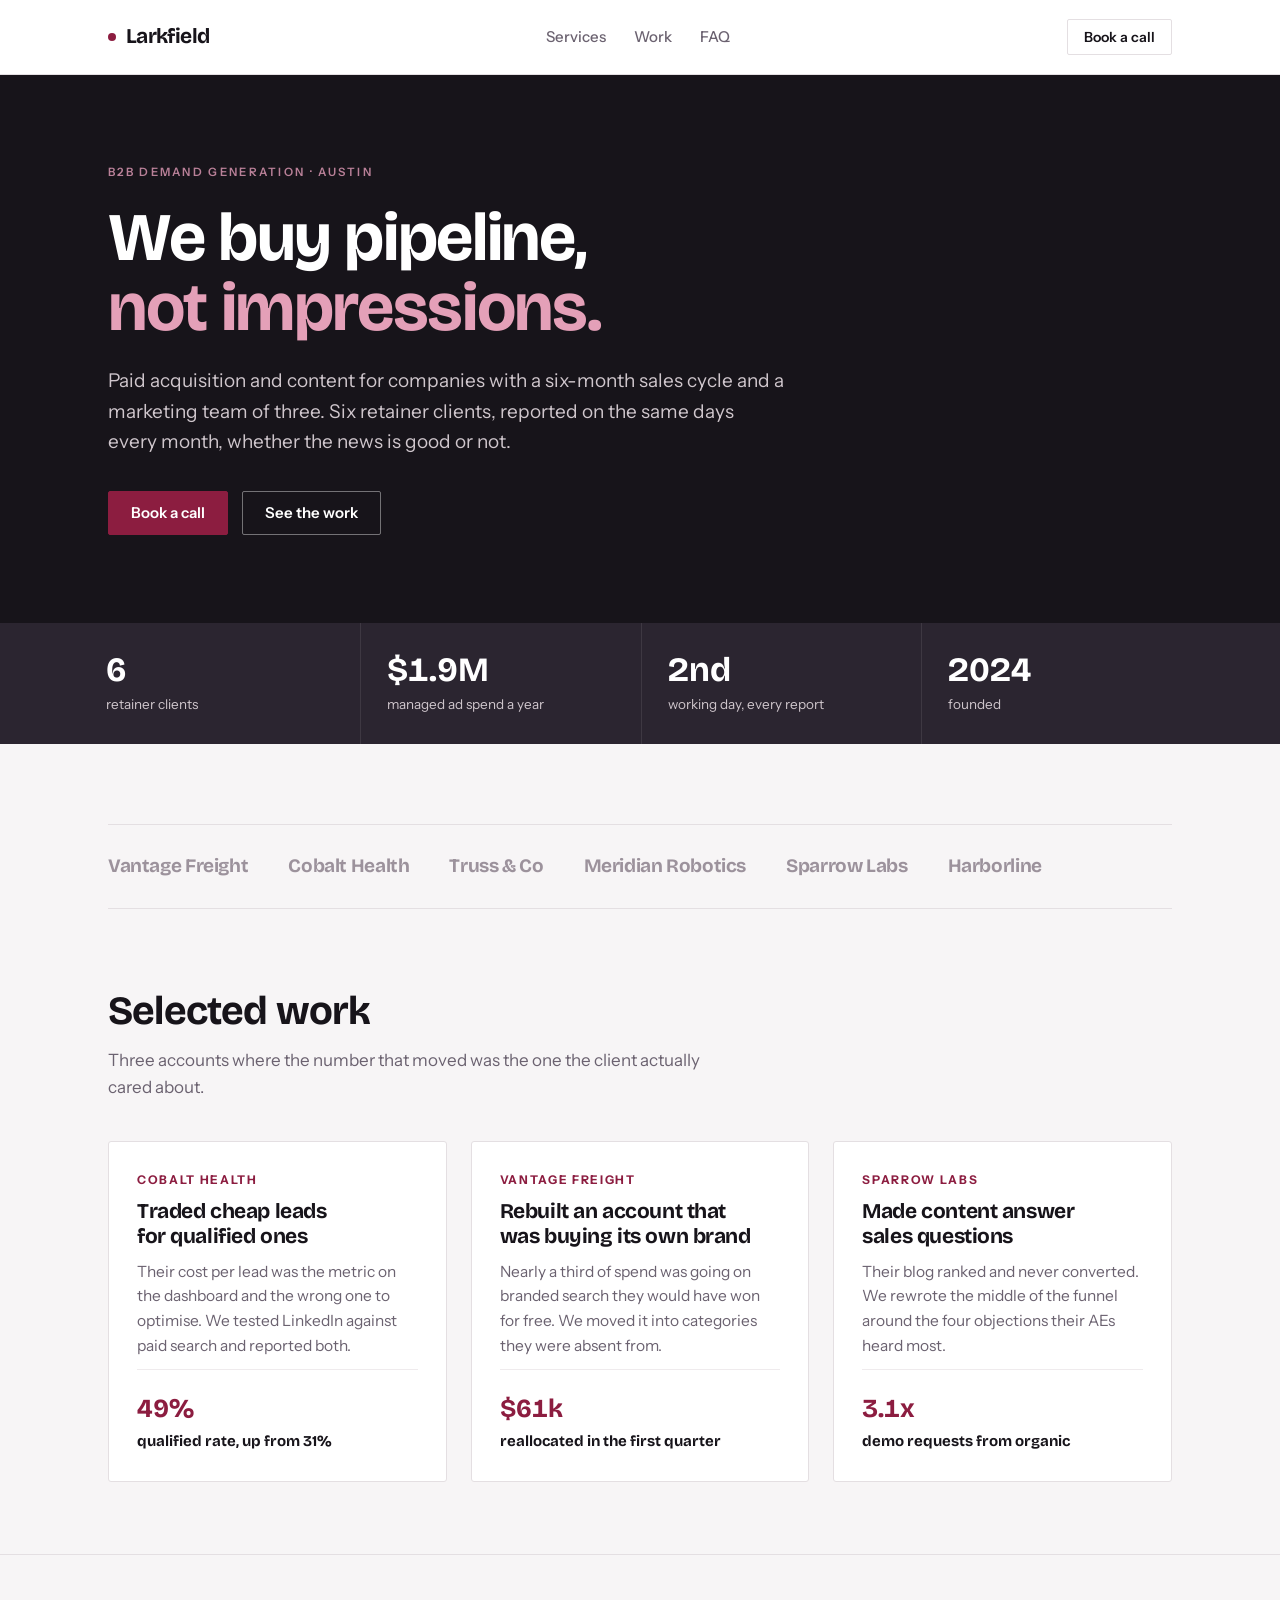
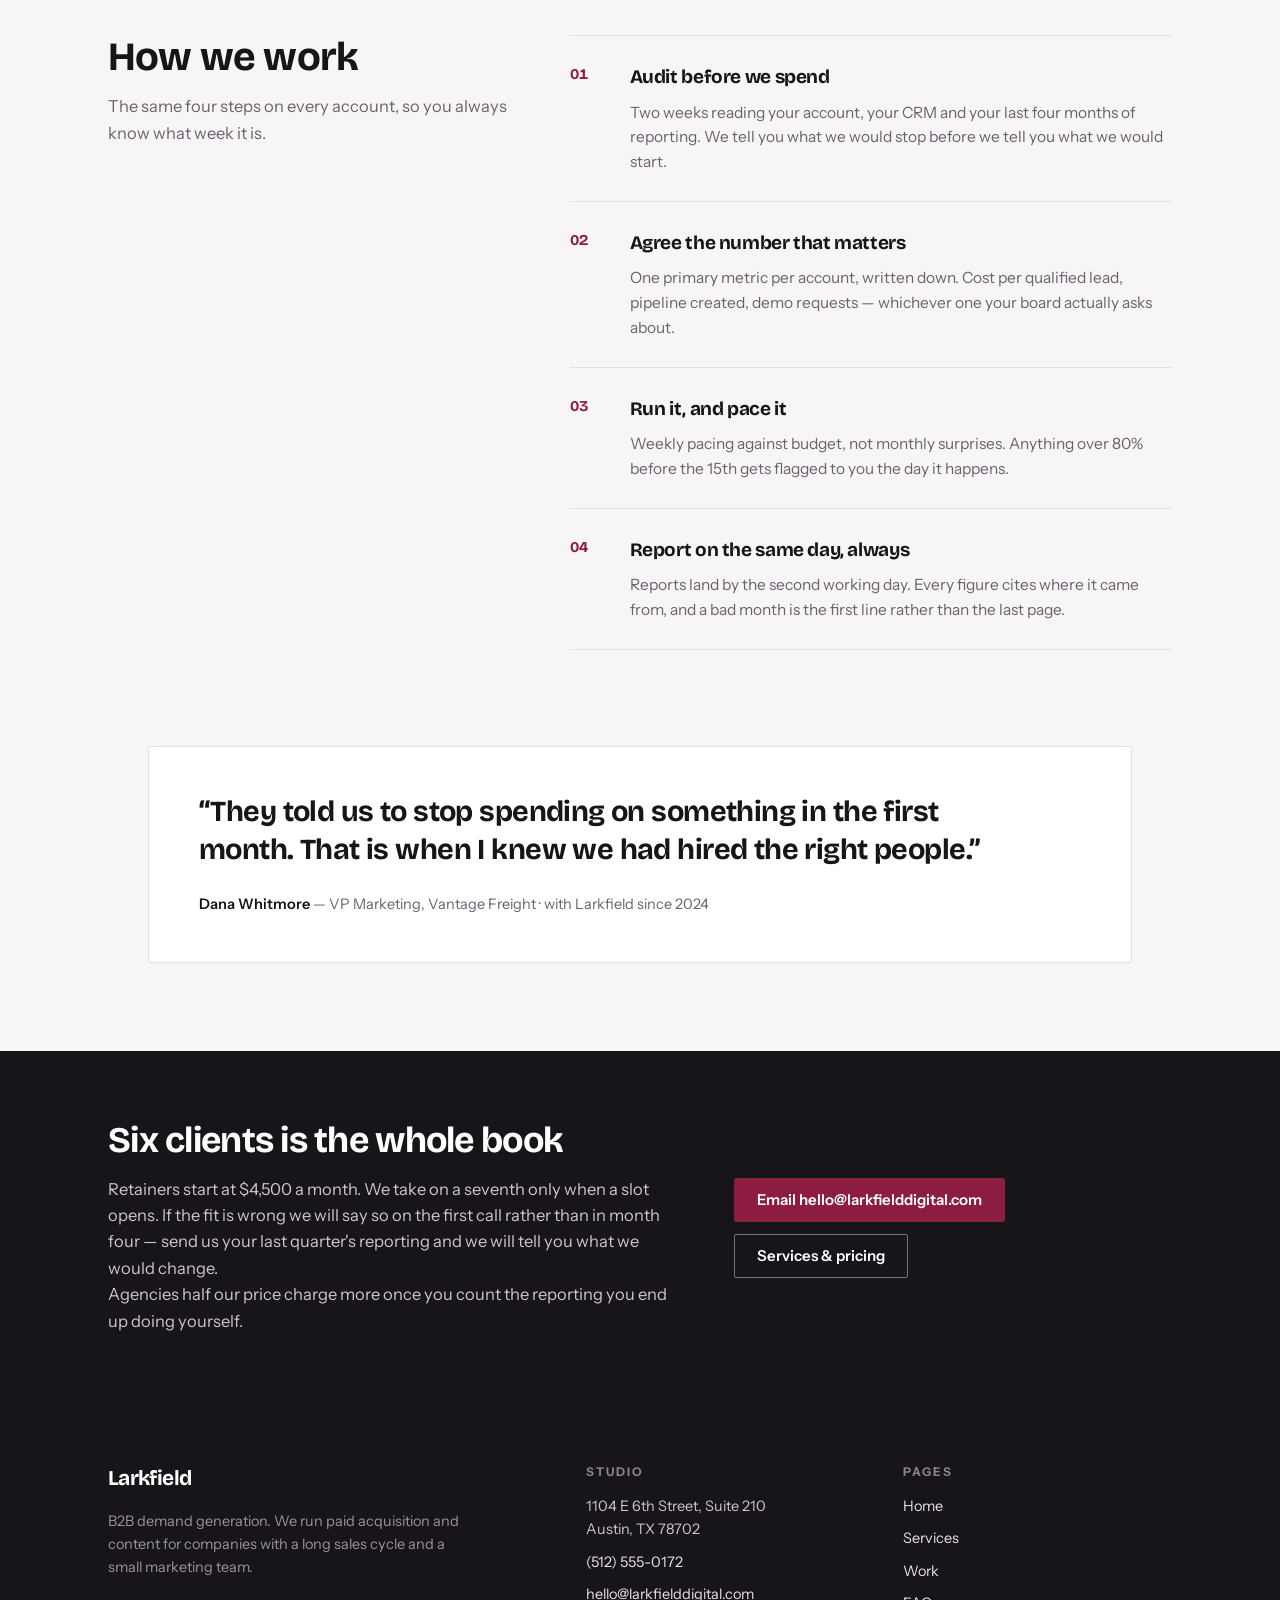
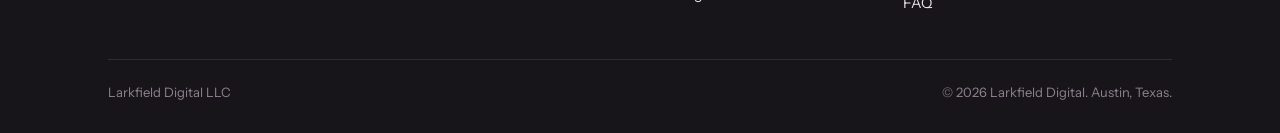
<file: index.html>
<!doctype html>
<html lang="en">
<head>
<meta charset="utf-8">
<meta name="viewport" content="width=device-width, initial-scale=1">
<title>Larkfield Digital — B2B demand generation</title>
<meta name="description" content="Larkfield Digital runs paid acquisition and content for B2B companies with long sales cycles and small marketing teams. Austin, Texas.">
<link rel="preconnect" href="https://fonts.googleapis.com">
<link rel="preconnect" href="https://fonts.gstatic.com" crossorigin>
<link rel="stylesheet" href="https://fonts.googleapis.com/css2?family=Bricolage+Grotesque:opsz,wght@12..96,400;12..96,700&family=Instrument+Sans:wght@400;500;600&display=swap">
<link rel="stylesheet" href="assets/site.css">
</head>
<body>
<header class="masthead"><div class="shell">
  <a class="brand" href="index.html"><span class="brand-dot"></span><span class="brand-mark">Larkfield</span></a>
  <nav aria-label="Main"><ul class="nav">
    <li><a href="services.html">Services</a></li>
    <li><a href="work.html">Work</a></li>
    <li><a href="faq.html">FAQ</a></li>
  </ul></nav>
  <a class="btn btn-quiet btn-sm" href="index.html#contact">Book a call</a>
</div></header>

<div class="hero"><div class="shell">
  <p class="eyebrow">B2B demand generation · Austin</p>
  <h1>We buy pipeline, <em>not impressions.</em></h1>
  <p class="hero-lede">Paid acquisition and content for companies with a six-month sales cycle and a marketing team of three. Six retainer clients, reported on the same days every month, whether the news is good or not.</p>
  <div class="hero-actions">
    <a class="btn" href="#contact">Book a call</a>
    <a class="btn btn-ghost" href="work.html">See the work</a>
  </div>
</div></div>

<div class="proof"><div class="shell">
  <div><b>6</b><span>retainer clients</span></div>
  <div><b>$1.9M</b><span>managed ad spend a year</span></div>
  <div><b>2nd</b><span>working day, every report</span></div>
  <div><b>2024</b><span>founded</span></div>
</div></div>

<section class="section"><div class="shell">
  <div class="clients">
    <span>Vantage Freight</span><span>Cobalt Health</span><span>Truss &amp; Co</span>
    <span>Meridian Robotics</span><span>Sparrow Labs</span><span>Harborline</span>
  </div>
</div></section>

<section class="section-tight"><div class="shell">
  <div class="section-head">
    <h2>Selected work</h2>
    <p>Three accounts where the number that moved was the one the client actually cared about.</p>
  </div>
  <div class="cases">
    <article class="case">
      <span class="case-client">Cobalt Health</span>
      <h3>Traded cheap leads for qualified ones</h3>
      <p>Their cost per lead was the metric on the dashboard and the wrong one to optimise. We tested LinkedIn against paid search and reported both.</p>
      <div class="case-metric"><b>49%</b>qualified rate, up from 31%</div>
    </article>
    <article class="case">
      <span class="case-client">Vantage Freight</span>
      <h3>Rebuilt an account that was buying its own brand</h3>
      <p>Nearly a third of spend was going on branded search they would have won for free. We moved it into categories they were absent from.</p>
      <div class="case-metric"><b>$61k</b>reallocated in the first quarter</div>
    </article>
    <article class="case">
      <span class="case-client">Sparrow Labs</span>
      <h3>Made content answer sales questions</h3>
      <p>Their blog ranked and never converted. We rewrote the middle of the funnel around the four objections their AEs heard most.</p>
      <div class="case-metric"><b>3.1x</b>demo requests from organic</div>
    </article>
  </div>
</div></section>

<hr class="rule">

<section class="section"><div class="shell split">
  <div class="split-head">
    <h2>How we work</h2>
    <p>The same four steps on every account, so you always know what week it is.</p>
  </div>
  <ol class="steps">
    <li><h3>Audit before we spend</h3><p>Two weeks reading your account, your CRM and your last four months of reporting. We tell you what we would stop before we tell you what we would start.</p></li>
    <li><h3>Agree the number that matters</h3><p>One primary metric per account, written down. Cost per qualified lead, pipeline created, demo requests — whichever one your board actually asks about.</p></li>
    <li><h3>Run it, and pace it</h3><p>Weekly pacing against budget, not monthly surprises. Anything over 80% before the 15th gets flagged to you the day it happens.</p></li>
    <li><h3>Report on the same day, always</h3><p>Reports land by the second working day. Every figure cites where it came from, and a bad month is the first line rather than the last page.</p></li>
  </ol>
</div></section>

<section class="section-tight"><div class="shell">
  <figure class="quote">
    <blockquote>&ldquo;They told us to stop spending on something in the first month. That is when I knew we had hired the right people.&rdquo;</blockquote>
    <figcaption><b>Dana Whitmore</b> — VP Marketing, Vantage Freight · with Larkfield since 2024</figcaption>
  </figure>
</div></section>

<section class="band"><div class="shell">
  <div>
    <h2>Six clients is the whole book</h2>
    <p>Retainers start at $4,500 a month. We take on a seventh only when a slot opens. If the fit is wrong we will say so on the first call rather than in month four — send us your last quarter's reporting and we will tell you what we would change.</p>
    <p>Agencies half our price charge more once you count the reporting you end up doing yourself.</p>
  </div>
  <div class="band-actions">
    <a class="btn" href="mailto:hello@larkfielddigital.com">Email hello@larkfielddigital.com</a>
    <a class="btn btn-ghost" href="services.html">Services &amp; pricing</a>
  </div>
</div></section>
<footer class="footer" id="contact"><div class="shell">
  <div class="footer-cols">
    <div class="footer-brand">
      <span class="brand-mark">Larkfield</span>
      <p>B2B demand generation. We run paid acquisition and content for companies with a long sales cycle and a small marketing team.</p>
    </div>
    <div>
      <h4>Studio</h4>
      <ul>
        <li>1104 E 6th Street, Suite 210<br>Austin, TX 78702</li>
        <li><a href="tel:+15125550172">(512) 555-0172</a></li>
        <li><a href="mailto:hello@larkfielddigital.com">hello@larkfielddigital.com</a></li>
      </ul>
    </div>
    <div>
      <h4>Pages</h4>
      <ul>
        <li><a href="index.html">Home</a></li>
        <li><a href="services.html">Services</a></li>
        <li><a href="work.html">Work</a></li>
        <li><a href="faq.html">FAQ</a></li>
      </ul>
    </div>
  </div>
  <div class="footer-legal">
    <span>Larkfield Digital LLC</span>
    <span>&copy; 2026 Larkfield Digital. Austin, Texas.</span>
  </div>
</div></footer>
</body>
</html>
</file>
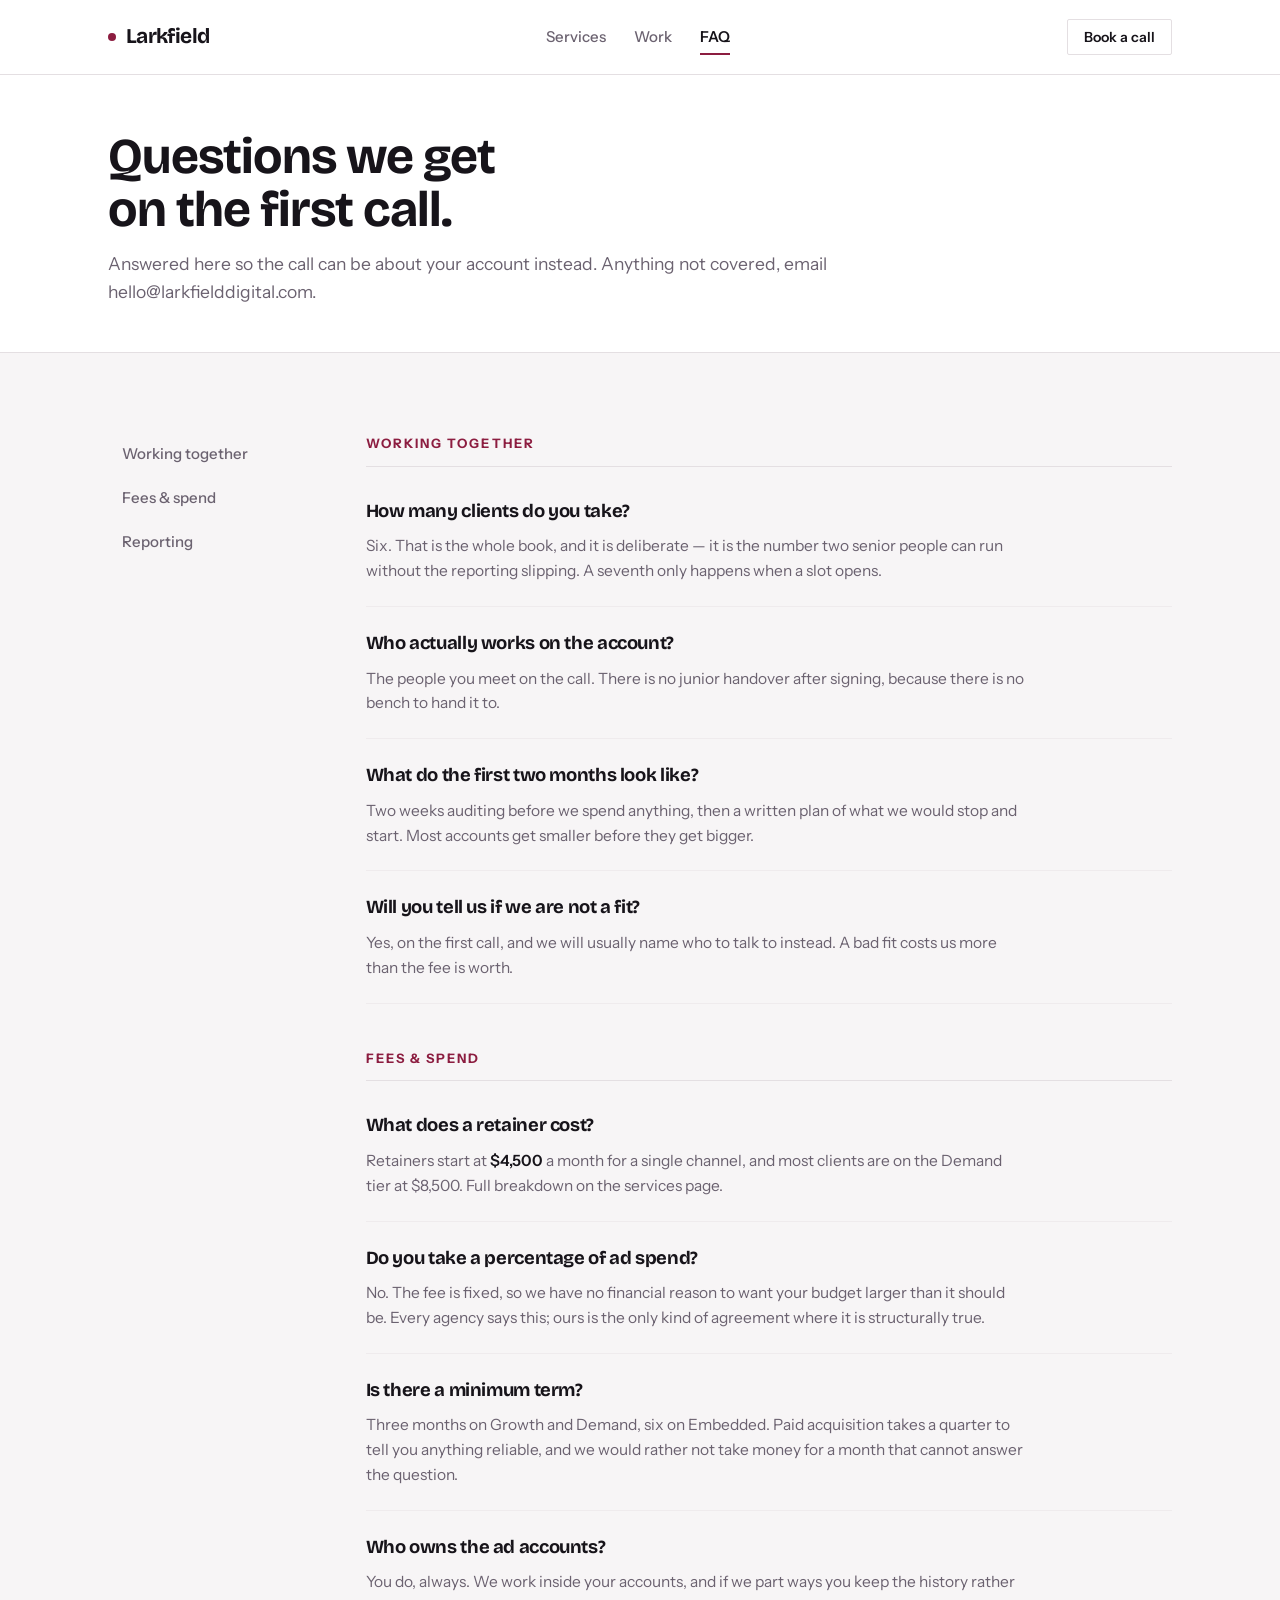
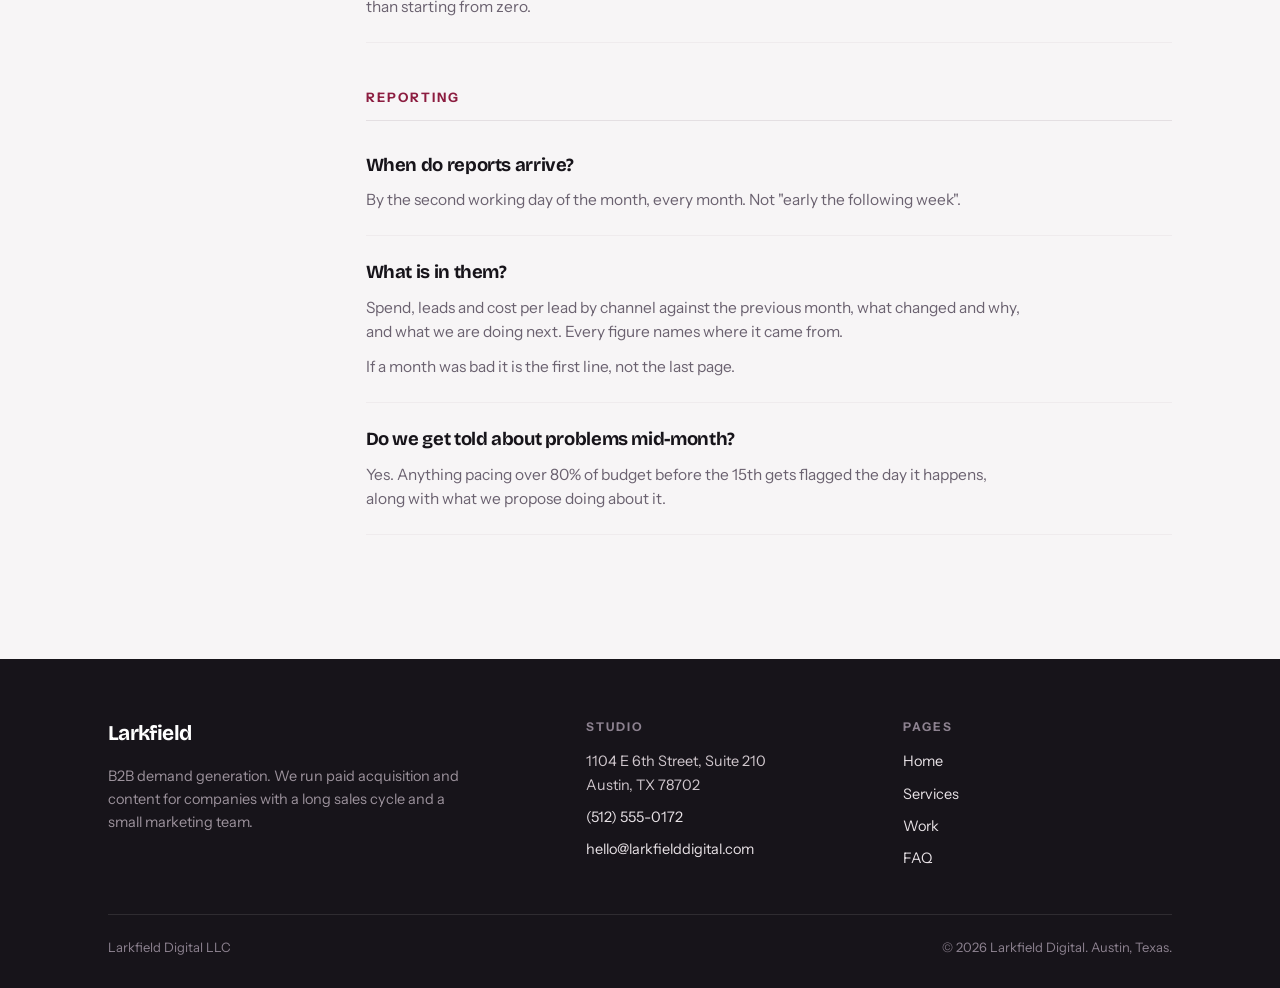
<file: faq.html>
<!doctype html>
<html lang="en">
<head>
<meta charset="utf-8">
<meta name="viewport" content="width=device-width, initial-scale=1">
<title>FAQ — Larkfield Digital</title>
<link rel="preconnect" href="https://fonts.googleapis.com">
<link rel="preconnect" href="https://fonts.gstatic.com" crossorigin>
<link rel="stylesheet" href="https://fonts.googleapis.com/css2?family=Bricolage+Grotesque:opsz,wght@12..96,400;12..96,700&family=Instrument+Sans:wght@400;500;600&display=swap">
<link rel="stylesheet" href="assets/site.css">
</head>
<body>
<header class="masthead"><div class="shell">
  <a class="brand" href="index.html"><span class="brand-dot"></span><span class="brand-mark">Larkfield</span></a>
  <nav aria-label="Main"><ul class="nav">
    <li><a href="services.html">Services</a></li>
    <li><a href="work.html">Work</a></li>
    <li><a href="faq.html" aria-current="page">FAQ</a></li>
  </ul></nav>
  <a class="btn btn-quiet btn-sm" href="index.html#contact">Book a call</a>
</div></header>
<div class="pagehead"><div class="shell">
  <h1>Questions we get on the first call.</h1>
  <p>Answered here so the call can be about your account instead. Anything not covered, email hello@larkfielddigital.com.</p>
</div></div>

<section class="section"><div class="shell faq-grid">
  <nav aria-label="On this page"><ul class="faq-nav">
    <li><a href="#working">Working together</a></li>
    <li><a href="#money">Fees &amp; spend</a></li>
    <li><a href="#reporting">Reporting</a></li>
  </ul></nav>
  <div>
    <div class="faq-group" id="working">
      <h2>Working together</h2>
      <div class="qa"><h3>How many clients do you take?</h3><p>Six. That is the whole book, and it is deliberate — it is the number two senior people can run without the reporting slipping. A seventh only happens when a slot opens.</p></div>
      <div class="qa"><h3>Who actually works on the account?</h3><p>The people you meet on the call. There is no junior handover after signing, because there is no bench to hand it to.</p></div>
      <div class="qa"><h3>What do the first two months look like?</h3><p>Two weeks auditing before we spend anything, then a written plan of what we would stop and start. Most accounts get smaller before they get bigger.</p></div>
      <div class="qa"><h3>Will you tell us if we are not a fit?</h3><p>Yes, on the first call, and we will usually name who to talk to instead. A bad fit costs us more than the fee is worth.</p></div>
    </div>
    <div class="faq-group" id="money">
      <h2>Fees &amp; spend</h2>
      <div class="qa"><h3>What does a retainer cost?</h3><p>Retainers start at <strong>$4,500</strong> a month for a single channel, and most clients are on the Demand tier at $8,500. Full breakdown on the services page.</p></div>
      <div class="qa"><h3>Do you take a percentage of ad spend?</h3><p>No. The fee is fixed, so we have no financial reason to want your budget larger than it should be. Every agency says this; ours is the only kind of agreement where it is structurally true.</p></div>
      <div class="qa"><h3>Is there a minimum term?</h3><p>Three months on Growth and Demand, six on Embedded. Paid acquisition takes a quarter to tell you anything reliable, and we would rather not take money for a month that cannot answer the question.</p></div>
      <div class="qa"><h3>Who owns the ad accounts?</h3><p>You do, always. We work inside your accounts, and if we part ways you keep the history rather than starting from zero.</p></div>
    </div>
    <div class="faq-group" id="reporting">
      <h2>Reporting</h2>
      <div class="qa"><h3>When do reports arrive?</h3><p>By the second working day of the month, every month. Not "early the following week".</p></div>
      <div class="qa"><h3>What is in them?</h3><p>Spend, leads and cost per lead by channel against the previous month, what changed and why, and what we are doing next. Every figure names where it came from.</p><p>If a month was bad it is the first line, not the last page.</p></div>
      <div class="qa"><h3>Do we get told about problems mid-month?</h3><p>Yes. Anything pacing over 80% of budget before the 15th gets flagged the day it happens, along with what we propose doing about it.</p></div>
    </div>
  </div>
</div></section>
<footer class="footer" id="contact"><div class="shell">
  <div class="footer-cols">
    <div class="footer-brand">
      <span class="brand-mark">Larkfield</span>
      <p>B2B demand generation. We run paid acquisition and content for companies with a long sales cycle and a small marketing team.</p>
    </div>
    <div>
      <h4>Studio</h4>
      <ul>
        <li>1104 E 6th Street, Suite 210<br>Austin, TX 78702</li>
        <li><a href="tel:+15125550172">(512) 555-0172</a></li>
        <li><a href="mailto:hello@larkfielddigital.com">hello@larkfielddigital.com</a></li>
      </ul>
    </div>
    <div>
      <h4>Pages</h4>
      <ul>
        <li><a href="index.html">Home</a></li>
        <li><a href="services.html">Services</a></li>
        <li><a href="work.html">Work</a></li>
        <li><a href="faq.html">FAQ</a></li>
      </ul>
    </div>
  </div>
  <div class="footer-legal">
    <span>Larkfield Digital LLC</span>
    <span>&copy; 2026 Larkfield Digital. Austin, Texas.</span>
  </div>
</div></footer>
</body>
</html>
</file>
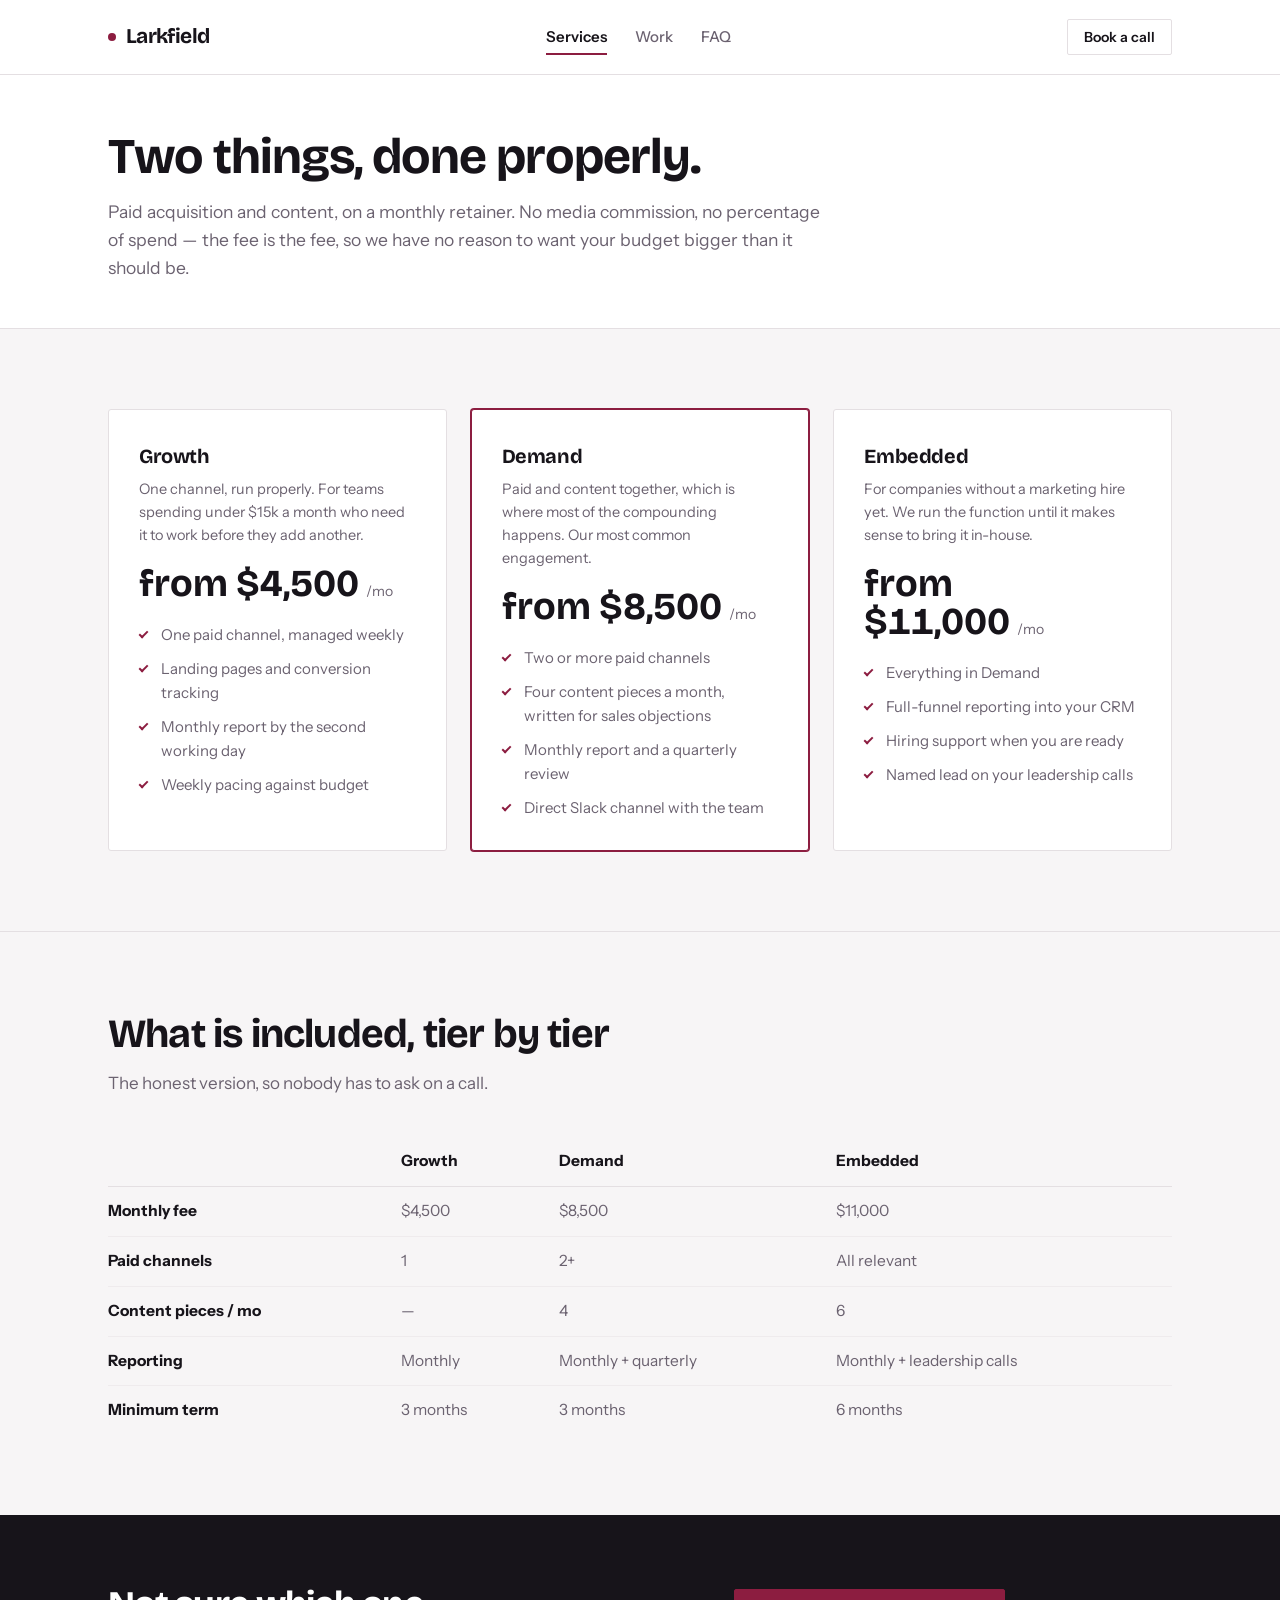
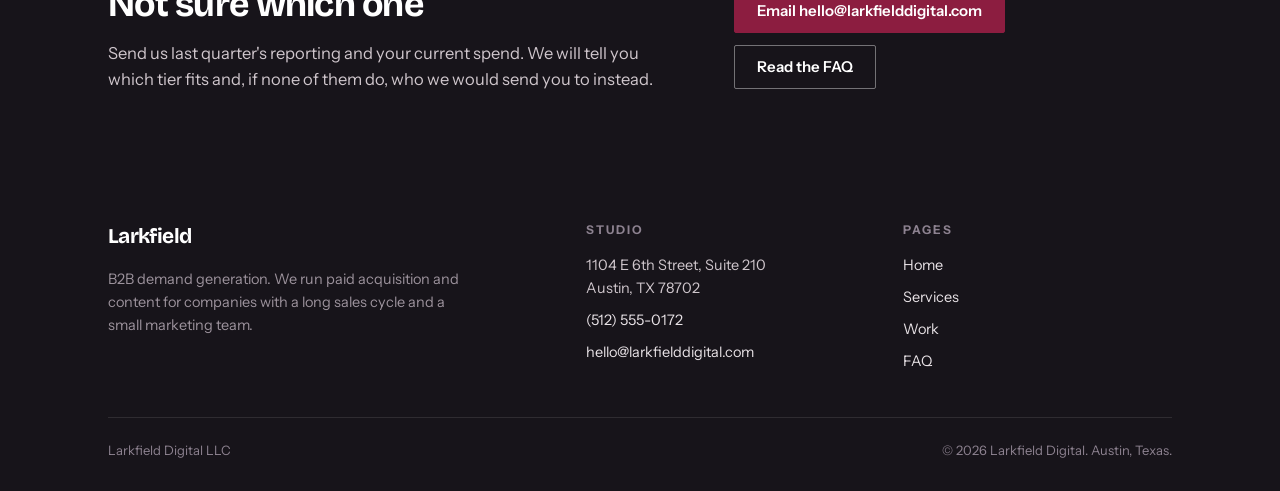
<file: services.html>
<!doctype html>
<html lang="en">
<head>
<meta charset="utf-8">
<meta name="viewport" content="width=device-width, initial-scale=1">
<title>Services and pricing — Larkfield Digital</title>
<link rel="preconnect" href="https://fonts.googleapis.com">
<link rel="preconnect" href="https://fonts.gstatic.com" crossorigin>
<link rel="stylesheet" href="https://fonts.googleapis.com/css2?family=Bricolage+Grotesque:opsz,wght@12..96,400;12..96,700&family=Instrument+Sans:wght@400;500;600&display=swap">
<link rel="stylesheet" href="assets/site.css">
</head>
<body>
<header class="masthead"><div class="shell">
  <a class="brand" href="index.html"><span class="brand-dot"></span><span class="brand-mark">Larkfield</span></a>
  <nav aria-label="Main"><ul class="nav">
    <li><a href="services.html" aria-current="page">Services</a></li>
    <li><a href="work.html">Work</a></li>
    <li><a href="faq.html">FAQ</a></li>
  </ul></nav>
  <a class="btn btn-quiet btn-sm" href="index.html#contact">Book a call</a>
</div></header>

<div class="pagehead"><div class="shell">
  <h1>Two things, done properly.</h1>
  <p>Paid acquisition and content, on a monthly retainer. No media commission, no percentage of spend — the fee is the fee, so we have no reason to want your budget bigger than it should be.</p>
</div></div>

<section class="section"><div class="shell">
  <div class="tiers">
    <div class="tier">
      <h3>Growth</h3>
      <p class="tier-for">One channel, run properly. For teams spending under $15k a month who need it to work before they add another.</p>
      <p class="rate">from $4,500<small>/mo</small></p>
      <ul>
        <li>One paid channel, managed weekly</li>
        <li>Landing pages and conversion tracking</li>
        <li>Monthly report by the second working day</li>
        <li>Weekly pacing against budget</li>
      </ul>
    </div>
    <div class="tier tier-featured">
      <h3>Demand</h3>
      <p class="tier-for">Paid and content together, which is where most of the compounding happens. Our most common engagement.</p>
      <p class="rate">from $8,500<small>/mo</small></p>
      <ul>
        <li>Two or more paid channels</li>
        <li>Four content pieces a month, written for sales objections</li>
        <li>Monthly report and a quarterly review</li>
        <li>Direct Slack channel with the team</li>
      </ul>
    </div>
    <div class="tier">
      <h3>Embedded</h3>
      <p class="tier-for">For companies without a marketing hire yet. We run the function until it makes sense to bring it in-house.</p>
      <p class="rate">from $11,000<small>/mo</small></p>
      <ul>
        <li>Everything in Demand</li>
        <li>Full-funnel reporting into your CRM</li>
        <li>Hiring support when you are ready</li>
        <li>Named lead on your leadership calls</li>
      </ul>
    </div>
  </div>
</div></section>

<hr class="rule">

<section class="section"><div class="shell">
  <div class="section-head">
    <h2>What is included, tier by tier</h2>
    <p>The honest version, so nobody has to ask on a call.</p>
  </div>
  <div style="overflow-x:auto">
  <table style="width:100%;border-collapse:collapse;font-size:15.5px">
    <thead>
      <tr style="text-align:left;border-bottom:1px solid var(--line)">
        <th style="padding:12px 14px 12px 0">&nbsp;</th>
        <th style="padding:12px 14px">Growth</th>
        <th style="padding:12px 14px">Demand</th>
        <th style="padding:12px 14px">Embedded</th>
      </tr>
    </thead>
    <tbody style="color:var(--muted)">
      <tr style="border-bottom:1px solid var(--line-soft)"><td style="padding:12px 14px 12px 0"><strong style="color:var(--ink)">Monthly fee</strong></td><td style="padding:12px 14px">$4,500</td><td style="padding:12px 14px">$8,500</td><td style="padding:12px 14px">$11,000</td></tr>
      <tr style="border-bottom:1px solid var(--line-soft)"><td style="padding:12px 14px 12px 0"><strong style="color:var(--ink)">Paid channels</strong></td><td style="padding:12px 14px">1</td><td style="padding:12px 14px">2+</td><td style="padding:12px 14px">All relevant</td></tr>
      <tr style="border-bottom:1px solid var(--line-soft)"><td style="padding:12px 14px 12px 0"><strong style="color:var(--ink)">Content pieces / mo</strong></td><td style="padding:12px 14px">&mdash;</td><td style="padding:12px 14px">4</td><td style="padding:12px 14px">6</td></tr>
      <tr style="border-bottom:1px solid var(--line-soft)"><td style="padding:12px 14px 12px 0"><strong style="color:var(--ink)">Reporting</strong></td><td style="padding:12px 14px">Monthly</td><td style="padding:12px 14px">Monthly + quarterly</td><td style="padding:12px 14px">Monthly + leadership calls</td></tr>
      <tr><td style="padding:12px 14px 12px 0"><strong style="color:var(--ink)">Minimum term</strong></td><td style="padding:12px 14px">3 months</td><td style="padding:12px 14px">3 months</td><td style="padding:12px 14px">6 months</td></tr>
    </tbody>
  </table>
  </div>
</div></section>

<section class="band"><div class="shell">
  <div>
    <h2>Not sure which one</h2>
    <p>Send us last quarter's reporting and your current spend. We will tell you which tier fits and, if none of them do, who we would send you to instead.</p>
  </div>
  <div class="band-actions">
    <a class="btn" href="mailto:hello@larkfielddigital.com">Email hello@larkfielddigital.com</a>
    <a class="btn btn-ghost" href="faq.html">Read the FAQ</a>
  </div>
</div></section>
<footer class="footer" id="contact"><div class="shell">
  <div class="footer-cols">
    <div class="footer-brand">
      <span class="brand-mark">Larkfield</span>
      <p>B2B demand generation. We run paid acquisition and content for companies with a long sales cycle and a small marketing team.</p>
    </div>
    <div>
      <h4>Studio</h4>
      <ul>
        <li>1104 E 6th Street, Suite 210<br>Austin, TX 78702</li>
        <li><a href="tel:+15125550172">(512) 555-0172</a></li>
        <li><a href="mailto:hello@larkfielddigital.com">hello@larkfielddigital.com</a></li>
      </ul>
    </div>
    <div>
      <h4>Pages</h4>
      <ul>
        <li><a href="index.html">Home</a></li>
        <li><a href="services.html">Services</a></li>
        <li><a href="work.html">Work</a></li>
        <li><a href="faq.html">FAQ</a></li>
      </ul>
    </div>
  </div>
  <div class="footer-legal">
    <span>Larkfield Digital LLC</span>
    <span>&copy; 2026 Larkfield Digital. Austin, Texas.</span>
  </div>
</div></footer>
</body>
</html>
</file>
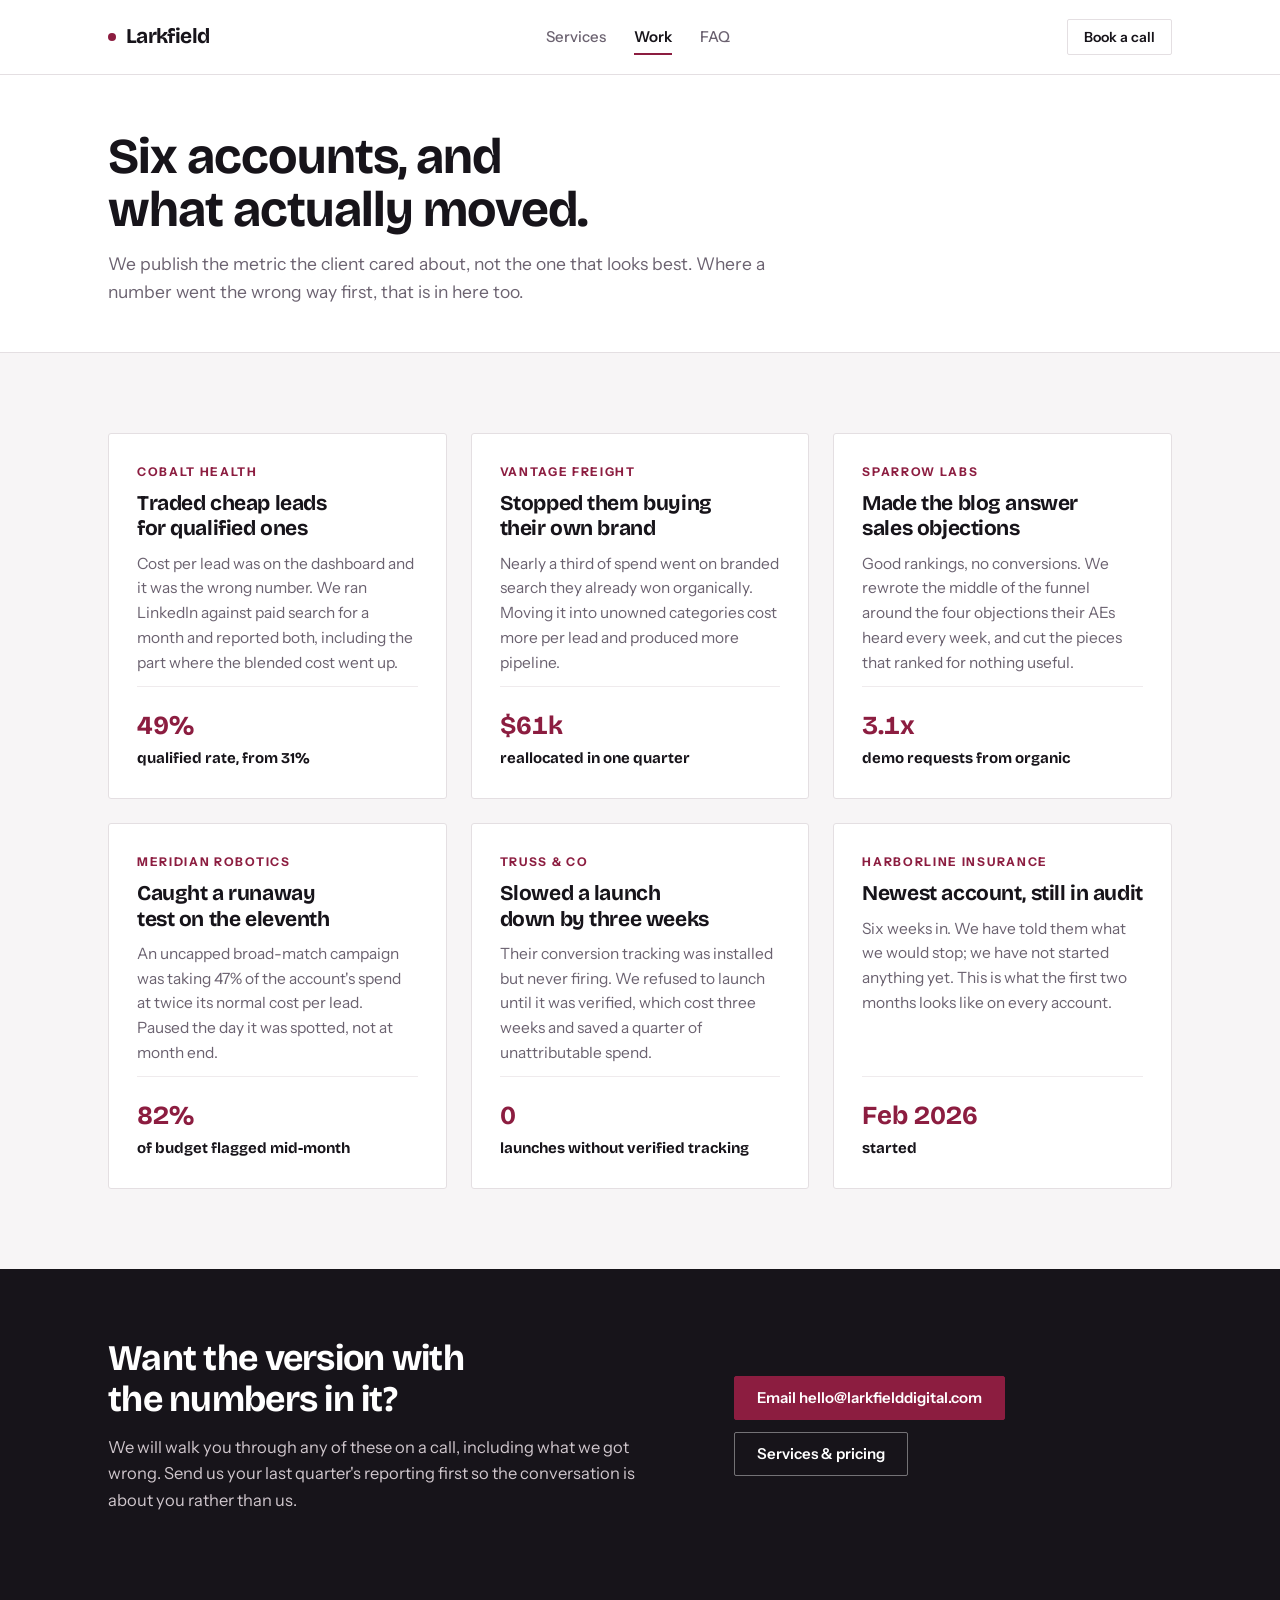
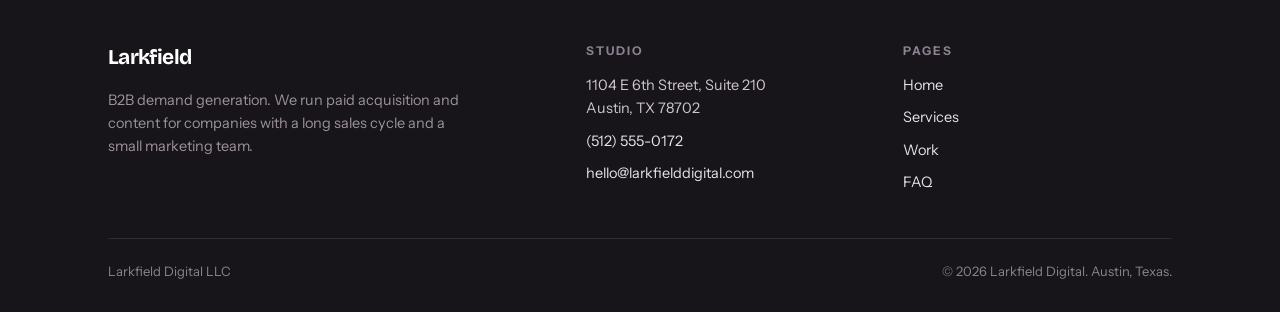
<file: work.html>
<!doctype html>
<html lang="en">
<head>
<meta charset="utf-8">
<meta name="viewport" content="width=device-width, initial-scale=1">
<title>Work — Larkfield Digital</title>
<link rel="preconnect" href="https://fonts.googleapis.com">
<link rel="preconnect" href="https://fonts.gstatic.com" crossorigin>
<link rel="stylesheet" href="https://fonts.googleapis.com/css2?family=Bricolage+Grotesque:opsz,wght@12..96,400;12..96,700&family=Instrument+Sans:wght@400;500;600&display=swap">
<link rel="stylesheet" href="assets/site.css">
</head>
<body>
<header class="masthead"><div class="shell">
  <a class="brand" href="index.html"><span class="brand-dot"></span><span class="brand-mark">Larkfield</span></a>
  <nav aria-label="Main"><ul class="nav">
    <li><a href="services.html">Services</a></li>
    <li><a href="work.html" aria-current="page">Work</a></li>
    <li><a href="faq.html">FAQ</a></li>
  </ul></nav>
  <a class="btn btn-quiet btn-sm" href="index.html#contact">Book a call</a>
</div></header>
<div class="pagehead"><div class="shell">
  <h1>Six accounts, and what actually moved.</h1>
  <p>We publish the metric the client cared about, not the one that looks best. Where a number went the wrong way first, that is in here too.</p>
</div></div>

<section class="section"><div class="shell">
  <div class="cases">
    <article class="case">
      <span class="case-client">Cobalt Health</span>
      <h3>Traded cheap leads for qualified ones</h3>
      <p>Cost per lead was on the dashboard and it was the wrong number. We ran LinkedIn against paid search for a month and reported both, including the part where the blended cost went up.</p>
      <div class="case-metric"><b>49%</b>qualified rate, from 31%</div>
    </article>
    <article class="case">
      <span class="case-client">Vantage Freight</span>
      <h3>Stopped them buying their own brand</h3>
      <p>Nearly a third of spend went on branded search they already won organically. Moving it into unowned categories cost more per lead and produced more pipeline.</p>
      <div class="case-metric"><b>$61k</b>reallocated in one quarter</div>
    </article>
    <article class="case">
      <span class="case-client">Sparrow Labs</span>
      <h3>Made the blog answer sales objections</h3>
      <p>Good rankings, no conversions. We rewrote the middle of the funnel around the four objections their AEs heard every week, and cut the pieces that ranked for nothing useful.</p>
      <div class="case-metric"><b>3.1x</b>demo requests from organic</div>
    </article>
    <article class="case">
      <span class="case-client">Meridian Robotics</span>
      <h3>Caught a runaway test on the eleventh</h3>
      <p>An uncapped broad-match campaign was taking 47% of the account's spend at twice its normal cost per lead. Paused the day it was spotted, not at month end.</p>
      <div class="case-metric"><b>82%</b>of budget flagged mid-month</div>
    </article>
    <article class="case">
      <span class="case-client">Truss &amp; Co</span>
      <h3>Slowed a launch down by three weeks</h3>
      <p>Their conversion tracking was installed but never firing. We refused to launch until it was verified, which cost three weeks and saved a quarter of unattributable spend.</p>
      <div class="case-metric"><b>0</b>launches without verified tracking</div>
    </article>
    <article class="case">
      <span class="case-client">Harborline Insurance</span>
      <h3>Newest account, still in audit</h3>
      <p>Six weeks in. We have told them what we would stop; we have not started anything yet. This is what the first two months looks like on every account.</p>
      <div class="case-metric"><b>Feb 2026</b>started</div>
    </article>
  </div>
</div></section>

<section class="band"><div class="shell">
  <div>
    <h2>Want the version with the numbers in it?</h2>
    <p>We will walk you through any of these on a call, including what we got wrong. Send us your last quarter's reporting first so the conversation is about you rather than us.</p>
  </div>
  <div class="band-actions">
    <a class="btn" href="mailto:hello@larkfielddigital.com">Email hello@larkfielddigital.com</a>
    <a class="btn btn-ghost" href="services.html">Services &amp; pricing</a>
  </div>
</div></section>
<footer class="footer" id="contact"><div class="shell">
  <div class="footer-cols">
    <div class="footer-brand">
      <span class="brand-mark">Larkfield</span>
      <p>B2B demand generation. We run paid acquisition and content for companies with a long sales cycle and a small marketing team.</p>
    </div>
    <div>
      <h4>Studio</h4>
      <ul>
        <li>1104 E 6th Street, Suite 210<br>Austin, TX 78702</li>
        <li><a href="tel:+15125550172">(512) 555-0172</a></li>
        <li><a href="mailto:hello@larkfielddigital.com">hello@larkfielddigital.com</a></li>
      </ul>
    </div>
    <div>
      <h4>Pages</h4>
      <ul>
        <li><a href="index.html">Home</a></li>
        <li><a href="services.html">Services</a></li>
        <li><a href="work.html">Work</a></li>
        <li><a href="faq.html">FAQ</a></li>
      </ul>
    </div>
  </div>
  <div class="footer-legal">
    <span>Larkfield Digital LLC</span>
    <span>&copy; 2026 Larkfield Digital. Austin, Texas.</span>
  </div>
</div></footer>
</body>
</html>
</file>
<file: assets/site.css>
/* Larkfield Digital — site styles.
   Single light appearance on purpose: this is shown on shared screens and in
   recordings, and a dark-mode variant would render differently on the
   presenter's machine than on the one it was checked on. */

:root{
  color-scheme: light;
  --ink:#17141A;
  --ink-2:#2B2530;
  --paper:#F7F5F6;
  --surface:#FFFFFF;
  --muted:#6B6270;
  --line:#E4DFE2;
  --line-soft:#EFEBED;
  --accent:#8C1D40;
  --accent-dark:#6E1632;
  --ochre:#B8860B;
  --on-dark:#CFC6CC;

  --display:"Bricolage Grotesque","Helvetica Neue",Arial,sans-serif;
  --body:"Instrument Sans","Helvetica Neue",Arial,sans-serif;

  --shell:1120px;
  --pad:28px;
}

*,*::before,*::after{box-sizing:border-box}

body{
  margin:0;
  background:var(--paper);
  color:var(--ink);
  font:400 16.5px/1.6 var(--body);
  -webkit-font-smoothing:antialiased;
}

h1,h2,h3{font-family:var(--display);font-weight:700;letter-spacing:-.02em;text-wrap:balance;margin:0}
p{margin:0}
a{color:var(--accent-dark)}
img,svg{max-width:100%}
:focus-visible{outline:2px solid var(--accent);outline-offset:3px}

.shell{max-width:var(--shell);margin:0 auto;padding:0 var(--pad)}

/* ---------- masthead ---------- */

.masthead{background:var(--surface);border-bottom:1px solid var(--line);position:sticky;top:0;z-index:20}
.masthead .shell{display:flex;align-items:center;justify-content:space-between;gap:24px;min-height:74px}
.brand{display:flex;align-items:center;gap:10px;text-decoration:none;color:var(--ink)}
.brand-mark{font-family:var(--display);font-size:21px;font-weight:700;letter-spacing:-.03em}
.brand-dot{width:8px;height:8px;border-radius:50%;background:var(--accent);display:block}
.nav{display:flex;gap:28px;list-style:none;margin:0;padding:0;font-size:15px}
.nav a{text-decoration:none;color:var(--muted);font-weight:500;padding:6px 0;display:inline-block}
.nav a:hover{color:var(--ink)}
.nav a[aria-current]{color:var(--ink);font-weight:600;box-shadow:inset 0 -2px 0 var(--accent)}

.btn{display:inline-flex;align-items:center;justify-content:center;gap:8px;background:var(--accent);
  color:#fff;text-decoration:none;font-weight:600;font-size:15px;padding:12px 22px;border-radius:2px;
  border:1px solid var(--accent);line-height:1.2}
.btn:hover{background:var(--accent-dark);border-color:var(--accent-dark)}
.btn-ghost{background:transparent;color:#fff;border-color:rgba(255,255,255,.4)}
.btn-ghost:hover{background:rgba(255,255,255,.1);border-color:#fff}
.btn-quiet{background:var(--surface);color:var(--ink);border-color:var(--line)}
.btn-quiet:hover{border-color:var(--muted)}
.btn-sm{padding:9px 16px;font-size:14px}

/* ---------- hero ---------- */

.hero{background:var(--ink);color:#fff;overflow:hidden}
.hero .shell{padding-top:88px;padding-bottom:88px}
.eyebrow{font-family:var(--body);font-size:11.5px;letter-spacing:.2em;text-transform:uppercase;
  font-weight:600;color:#B98098;margin-bottom:22px}
.hero h1{font-size:clamp(38px,6vw,68px);line-height:1.02;max-width:22ch;margin-bottom:24px}
.hero h1 em{font-style:normal;color:#E4A0B8}
.hero-lede{color:var(--on-dark);font-size:19px;max-width:52ch;margin-bottom:34px}
.hero-actions{display:flex;gap:14px;flex-wrap:wrap}

/* ---------- proof band: agencies sell results, so numbers go high ---------- */

.proof{background:var(--ink-2);color:#fff}
.proof .shell{display:grid;grid-template-columns:repeat(4,1fr);gap:1px;padding:0}
.proof div{padding:30px 26px;border-left:1px solid rgba(255,255,255,.09)}
.proof div:first-child{border-left:0}
.proof b{display:block;font-family:var(--display);font-size:34px;font-weight:700;line-height:1;
  margin-bottom:8px;font-variant-numeric:tabular-nums}
.proof span{font-size:13.5px;color:var(--on-dark);line-height:1.4;display:block}

/* ---------- sections ---------- */

.section{padding:80px 0}
.section-tight{padding:0 0 72px}
.section-head{max-width:56ch;margin-bottom:40px}
.section-head h2{font-size:clamp(28px,3.4vw,40px);line-height:1.1;margin-bottom:14px}
.section-head p{color:var(--muted);font-size:17px}
.rule{height:1px;background:var(--line);border:0;margin:0}

/* ---------- client wordmarks ---------- */

.clients{display:flex;flex-wrap:wrap;gap:12px 40px;align-items:center;
  padding:26px 0;border-top:1px solid var(--line);border-bottom:1px solid var(--line)}
.clients span{font-family:var(--display);font-size:19px;font-weight:700;color:#9C929C;letter-spacing:-.02em}

/* ---------- case study cards ---------- */

.cases{display:grid;grid-template-columns:repeat(auto-fit,minmax(300px,1fr));gap:24px}
.case{background:var(--surface);border:1px solid var(--line);border-radius:3px;padding:28px;
  display:flex;flex-direction:column;gap:10px}
.case-client{font-size:12px;letter-spacing:.14em;text-transform:uppercase;color:var(--accent);font-weight:700}
.case h3{font-size:21px;line-height:1.2}
.case p{color:var(--muted);font-size:15.5px}
.case-metric{margin-top:auto;padding-top:18px;border-top:1px solid var(--line-soft);
  font-family:var(--display);font-size:15px;font-weight:700}
.case-metric b{color:var(--accent);font-size:26px;display:block;font-variant-numeric:tabular-nums}

/* ---------- how we work: numbered, because it is a real sequence ---------- */

.split{display:grid;grid-template-columns:minmax(0,.8fr) minmax(0,1.2fr);gap:60px;align-items:start}
.split-head{position:sticky;top:106px}
.split-head h2{font-size:clamp(28px,3.4vw,40px);line-height:1.1;margin-bottom:14px}
.split-head p{color:var(--muted)}
.steps{list-style:none;counter-reset:s;margin:0;padding:0}
.steps li{counter-increment:s;padding:26px 0 26px 60px;position:relative;border-top:1px solid var(--line)}
.steps li:last-child{border-bottom:1px solid var(--line)}
.steps li::before{content:counter(s,decimal-leading-zero);position:absolute;left:0;top:26px;
  font-family:var(--display);font-size:15px;font-weight:700;color:var(--accent);
  font-variant-numeric:tabular-nums}
.steps h3{font-size:19px;margin-bottom:8px}
.steps p{color:var(--muted);font-size:15.5px}

/* ---------- pricing ---------- */

.tiers{display:grid;grid-template-columns:repeat(auto-fit,minmax(260px,1fr));gap:24px}
.tier{background:var(--surface);border:1px solid var(--line);border-radius:3px;padding:30px}
.tier-featured{border-color:var(--accent);box-shadow:0 0 0 1px var(--accent)}
.tier h3{font-size:20px;margin-bottom:6px}
.tier-for{color:var(--muted);font-size:14.5px;min-height:3.2em}
.rate{font-family:var(--display);font-size:38px;font-weight:700;line-height:1;margin:18px 0 4px;
  font-variant-numeric:tabular-nums}
.rate small{font-family:var(--body);font-size:14px;font-weight:400;color:var(--muted);margin-left:7px}
.tier ul{margin:20px 0 0;padding:0;list-style:none;display:grid;gap:10px;font-size:15px;color:var(--muted)}
.tier li{padding-left:22px;position:relative}
.tier li::before{content:"";position:absolute;left:0;top:8px;width:9px;height:5px;
  border-left:2px solid var(--accent);border-bottom:2px solid var(--accent);transform:rotate(-45deg)}

/* ---------- quote ---------- */

.quote{background:var(--surface);border:1px solid var(--line);border-radius:3px;padding:46px 50px}
.quote blockquote{margin:0;font-family:var(--display);font-size:clamp(21px,2.6vw,29px);line-height:1.3;
  letter-spacing:-.02em;max-width:42ch;font-weight:700}
.quote figcaption{margin-top:24px;font-size:14.5px;color:var(--muted)}
.quote figcaption b{color:var(--ink);font-weight:600}

/* ---------- band ---------- */

.band{background:var(--ink)}
.band .shell{padding-top:70px;padding-bottom:70px;display:grid;
  grid-template-columns:minmax(0,1.3fr) minmax(0,1fr);gap:56px;align-items:center;color:#fff}
.band h2{font-size:clamp(27px,3.2vw,36px);line-height:1.12;margin-bottom:14px}
.band p{color:var(--on-dark);font-size:16.5px}
.band-actions{display:flex;flex-direction:column;gap:12px;align-items:flex-start}

/* ---------- page head + faq ---------- */

.pagehead{background:var(--surface);border-bottom:1px solid var(--line)}
.pagehead .shell{padding-top:56px;padding-bottom:46px}
.pagehead h1{font-size:clamp(32px,4.6vw,50px);line-height:1.05;margin-bottom:14px;max-width:22ch}
.pagehead p{color:var(--muted);font-size:17.5px;max-width:60ch}

.faq-grid{display:grid;grid-template-columns:minmax(0,.4fr) minmax(0,1.6fr);gap:56px;align-items:start}
.faq-nav{position:sticky;top:106px;list-style:none;margin:0;padding:0;display:flex;flex-direction:column;gap:2px}
.faq-nav a{display:block;padding:9px 14px;border-radius:2px;text-decoration:none;color:var(--muted);
  font-weight:500;font-size:15px}
.faq-nav a:hover{background:var(--surface);color:var(--ink)}
.faq-group{margin-bottom:44px}
.faq-group h2{font-family:var(--body);font-size:13px;letter-spacing:.16em;text-transform:uppercase;
  color:var(--accent);font-weight:700;padding-bottom:12px;border-bottom:1px solid var(--line);margin-bottom:8px}
.qa{padding:22px 0;border-bottom:1px solid var(--line-soft)}
.qa h3{font-size:18.5px;margin-bottom:8px}
.qa p{color:var(--muted);font-size:15.5px;max-width:66ch}
.qa p + p{margin-top:10px}
.qa strong{color:var(--ink);font-weight:600}

/* ---------- footer ---------- */

.footer{background:var(--ink);color:var(--on-dark);font-size:14.5px}
.footer .shell{padding-top:58px;padding-bottom:30px}
.footer-cols{display:grid;grid-template-columns:1.6fr 1fr 1fr;gap:48px}
.footer h4{font-family:var(--body);font-size:12px;letter-spacing:.16em;text-transform:uppercase;
  color:#8D8290;margin:0 0 14px;font-weight:700}
.footer a{color:#E8E2E6;text-decoration:none}
.footer a:hover{text-decoration:underline}
.footer ul{list-style:none;margin:0;padding:0;display:grid;gap:9px}
.footer-brand .brand-mark{color:#fff}
.footer-brand p{margin-top:14px;max-width:36ch;color:#9C929C}
.footer-legal{margin-top:44px;padding-top:22px;border-top:1px solid rgba(255,255,255,.1);
  display:flex;justify-content:space-between;gap:24px;flex-wrap:wrap;font-size:13px;color:#8D8290}

/* ---------- responsive ---------- */

@media (max-width:960px){
  .proof .shell{grid-template-columns:repeat(2,1fr)}
  .proof div:nth-child(3){border-left:0}
  .proof div:nth-child(n+3){border-top:1px solid rgba(255,255,255,.09)}
  .split,.faq-grid,.band .shell{grid-template-columns:1fr;gap:36px}
  .split-head,.faq-nav{position:static}
  .footer-cols{grid-template-columns:1fr 1fr;gap:32px}
  .footer-brand{grid-column:1/-1}
}
@media (max-width:680px){
  :root{--pad:20px}
  .nav{display:none}
  .brand-mark{font-size:19px}
  .masthead .btn{padding:9px 14px;font-size:13.5px}
  .hero .shell{padding-top:56px;padding-bottom:56px}
  .proof .shell{grid-template-columns:1fr}
  .proof div{border-left:0}
  .proof div + div{border-top:1px solid rgba(255,255,255,.09)}
  .quote{padding:30px 26px}
  .footer-cols{grid-template-columns:1fr}
}
@media (prefers-reduced-motion:reduce){*{animation:none!important;transition:none!important}}
</file>
